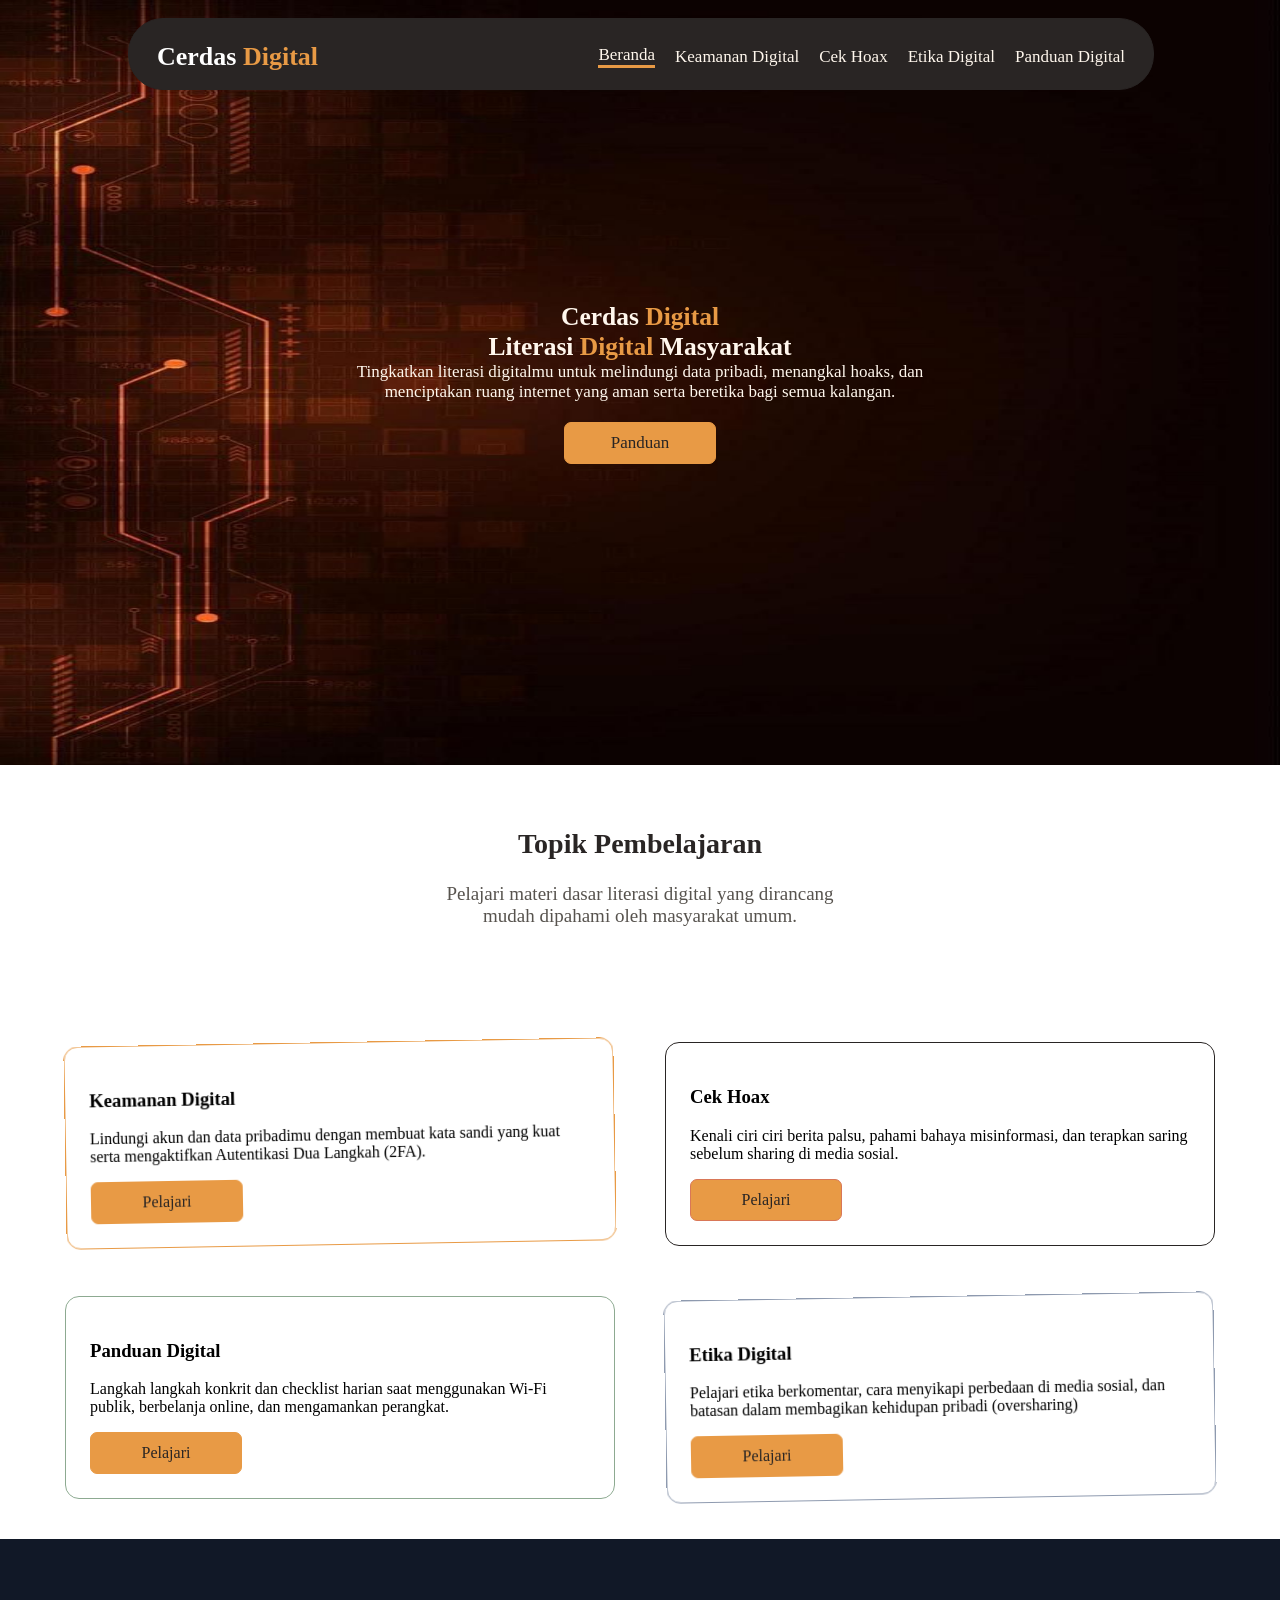
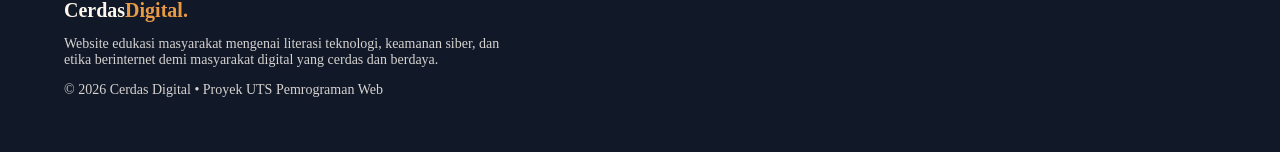
<file: index.html>
<!DOCTYPE html>
<html lang="id">
<head>
    <meta charset="UTF-8">
    <meta name="viewport" content="width=device-width, initial-scale=1.0">
    <link rel="stylesheet" href="style.css">
    <title>Cerdas Digital</title>
</head>
<body>
    <!-- header, navbar -->
    <header class="header">
        <nav class="navbar">
            <h1>Cerdas <span>Digital</span></h1>
            <details class="menu-hp">
                <summary>☰</summary>
                <div class="navbar-hp">
                    <a href="index.html" class="penanda-hp">Beranda</a>
                    <a href="keamanan.html">Keamanan Digital</a>
                    <a href="hoax.html">Cek Hoax</a>
                    <a href="etika.html">Etika Digital</a>
                    <a href="panduan.html">Panduan Digital</a>
                </div>
            </details>
            <div class="navbar-laptop-tablet">
                <a href="index.html" class="penanda-laptop-tablet">Beranda</a>
                <a href="keamanan.html">Keamanan Digital</a>
                <a href="hoax.html">Cek Hoax</a>
                <a href="etika.html">Etika Digital</a>
                <a href="panduan.html">Panduan Digital</a>
            </div>
        </nav>
    </header>
    <!-- main -->
    <main>
        <section class="section-beranda-1">
            <div class="div-beranda-1">
                <div class="beranda-teks">
                    <img src="dokumen/background.png" alt="background" class="img-beranda">
                    <h1 class="hal-h1-1">Cerdas <span>Digital</span></h1>
                    <h1 class="hal-h1-2">Literasi <span>Digital</span> Masyarakat</h1>
                    <p>Tingkatkan literasi digitalmu untuk melindungi data pribadi, menangkal hoaks, dan menciptakan ruang internet yang aman serta beretika bagi semua kalangan.</p>

                    <div class="button-beranda-1">
                        <a href="panduan.html" class="btn-mulai">Panduan</a>
                    </div>
                </div>
            </div>
        </section>

        <section class="section-beranda-2">
            <div>
                <h2 class="h2-section-2">Topik Pembelajaran</h2>
                <p class="p-section-2">Pelajari materi dasar literasi digital yang dirancang <br> mudah dipahami oleh masyarakat umum.</p>

                <div class="grid-beranda">
                    <article class="articel-beranda-1">
                        <h3>Keamanan Digital</h3>
                        <p>Lindungi akun dan data pribadimu dengan membuat kata sandi yang kuat serta mengaktifkan Autentikasi Dua Langkah (2FA).</p>
                        <a href="keamanan.html">Pelajari</a>
                    </article>

                    <article class="articel-beranda-2">
                        <h3>Cek Hoax</h3>
                        <p>Kenali ciri ciri berita palsu, pahami bahaya misinformasi, dan terapkan saring sebelum sharing di media sosial.</p>
                        <a href="hoax.html">Pelajari</a>
                    </article>

                    <article class="articel-beranda-3">
                        <h3>Panduan Digital</h3>
                        <p>Langkah langkah konkrit dan checklist harian saat menggunakan Wi-Fi publik, berbelanja online, dan mengamankan perangkat.</p>
                        <a href="panduan.html">Pelajari</a>
                    </article>

                    <article class="articel-beranda-4">
                        <h3>Etika Digital</h3>
                        <p>Pelajari etika berkomentar, cara menyikapi perbedaan di media sosial, dan batasan dalam membagikan kehidupan pribadi (oversharing)</p>
                        <a href="etika.html">Pelajari</a>
                    </article>
                </div>
            </div>
        </section>
    </main>

    <!-- footer -->
    <footer class="footer">
        <div>
            <h3>Cerdas<span>Digital.</span></h3>
            <p>Website edukasi masyarakat mengenai literasi teknologi, keamanan siber, dan <br> etika berinternet demi masyarakat digital yang cerdas dan berdaya.</p>
        </div>

        <div>
            <p>&copy; 2026 Cerdas Digital • Proyek UTS Pemrograman Web</p>
        </div>
    </footer>
</body>
</html>
</file>
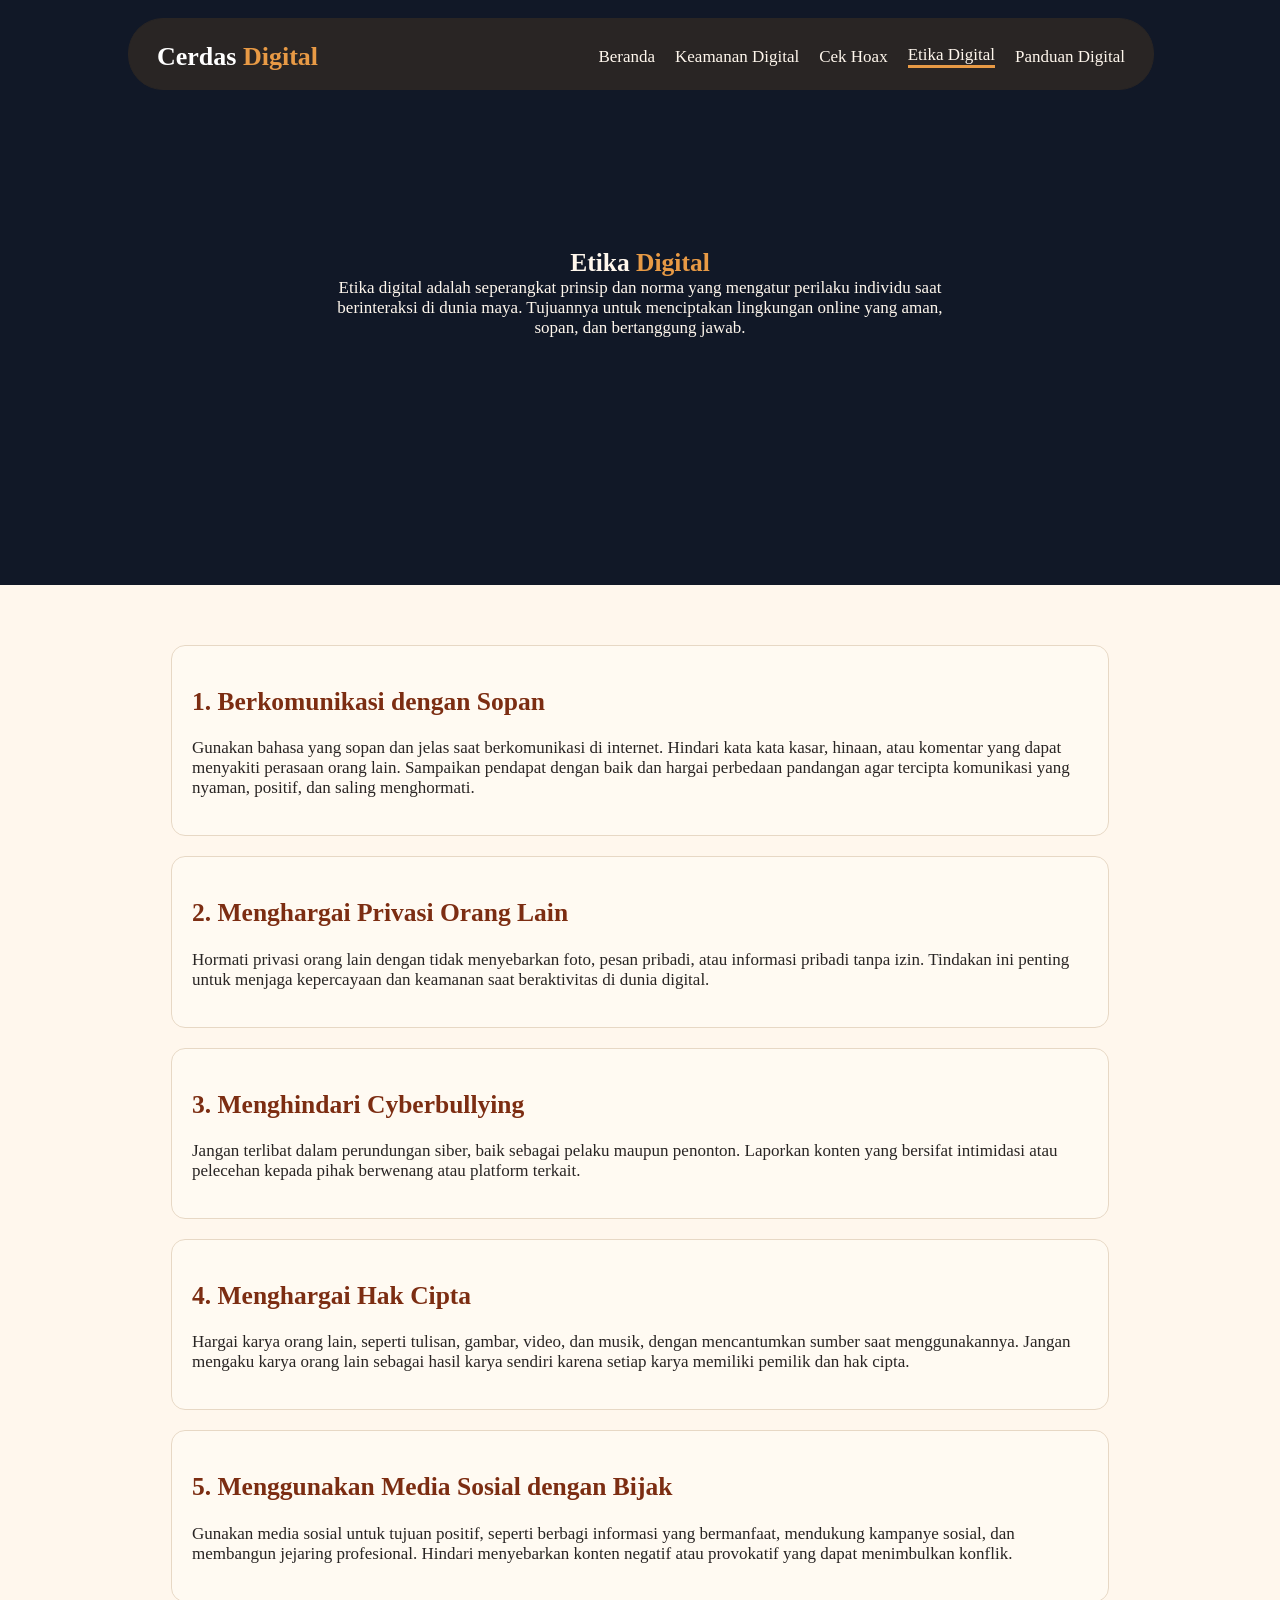
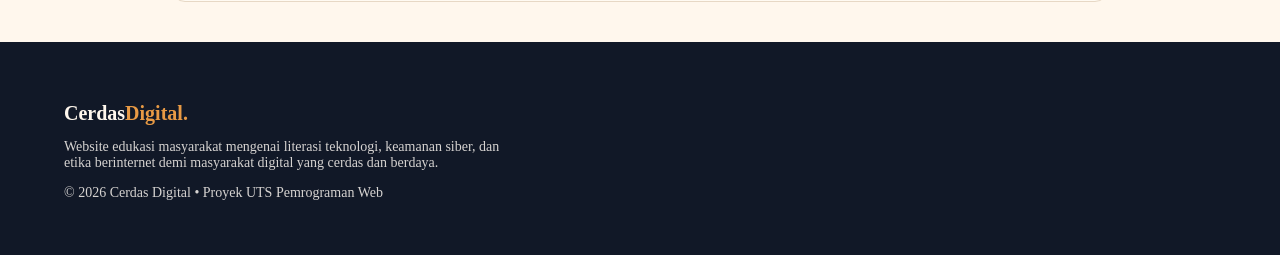
<file: etika.html>
<!DOCTYPE html>
<html lang="id">
<head>
    <link rel="stylesheet" href="style.css">
    <meta charset="UTF-8">
    <meta name="viewport" content="width=device-width, initial-scale=1.0">
    <title>Etika Digital</title>
</head>
<body>
   <!-- header, navbar -->
    <header class="header">
        <nav class="navbar">
            <h1>Cerdas <span>Digital</span></h1>
            <details class="menu-hp">
                <summary>☰</summary>

                <div class="navbar-hp">
                    <a href="index.html">Beranda</a>
                    <a href="keamanan.html">Keamanan Digital</a>
                    <a href="hoax.html">Cek Hoax</a>
                    <a href="etika.html" class="penanda-hp">Etika Digital</a>
                    <a href="panduan.html">Panduan Digital</a>
                </div>
            </details>
            <div class="navbar-laptop-tablet">
                <a href="index.html">Beranda</a>
                <a href="keamanan.html">Keamanan Digital</a>
                <a href="hoax.html">Cek Hoax</a>
                <a href="etika.html" class="penanda-laptop-tablet">Etika Digital</a>
                <a href="panduan.html">Panduan Digital</a>
            </div>
        </nav>
    </header>
    
    <!-- main -->
     <main>
        <section class="section-etika-1">
            <div class="div-etika-1">
                <div class="etika-teks">
                    <h1 class="h1-etika-1">Etika <span>Digital</span></h1>
                    <p>Etika digital adalah seperangkat prinsip dan norma yang mengatur perilaku individu saat berinteraksi di dunia maya. 
                        Tujuannya untuk menciptakan lingkungan online yang aman, sopan, dan bertanggung jawab.</p>
                </div>            
            </div>
        </section>
        <section class="section-etika-2">
            <article class="artikel-etika-1">
                <h2>1. Berkomunikasi dengan Sopan</h2>
                <p>Gunakan bahasa yang sopan dan jelas saat berkomunikasi di internet. Hindari kata kata kasar, hinaan, atau komentar yang dapat menyakiti perasaan orang lain. 
                    Sampaikan pendapat dengan baik dan hargai perbedaan pandangan agar tercipta komunikasi yang nyaman, positif, dan saling menghormati.</p>
            </article>
            <article class="artikel-etika-2">
                <h2>2. Menghargai Privasi Orang Lain</h2>
                <p>Hormati privasi orang lain dengan tidak menyebarkan foto, pesan pribadi, atau informasi pribadi tanpa izin. 
                    Tindakan ini penting untuk menjaga kepercayaan dan keamanan saat beraktivitas di dunia digital.</p>
            </article>
            <article class="artikel-etika-3">
                <h2>3. Menghindari Cyberbullying</h2>
                <p>Jangan terlibat dalam perundungan siber, baik sebagai pelaku maupun penonton. 
                    Laporkan konten yang bersifat intimidasi atau pelecehan kepada pihak berwenang atau platform terkait.</p>
            </article>
            <article class="artikel-etika-4">
                <h2>4. Menghargai Hak Cipta</h2>
                <p>Hargai karya orang lain, seperti tulisan, gambar, video, dan musik, dengan mencantumkan sumber saat menggunakannya. 
                    Jangan mengaku karya orang lain sebagai hasil karya sendiri karena setiap karya memiliki pemilik dan hak cipta.</p>
            </article>
            <article class="artikel-etika-5">
                <h2>5. Menggunakan Media Sosial dengan Bijak</h2>
                <p>Gunakan media sosial untuk tujuan positif, seperti berbagi informasi yang bermanfaat, mendukung kampanye sosial, dan membangun jejaring profesional. 
                    Hindari menyebarkan konten negatif atau provokatif yang dapat menimbulkan konflik.</p>
            </article>
        </section>
     </main>
    
    <!-- footer -->
    <footer class="footer">
        <div>
            <h3>Cerdas<span>Digital.</span></h3>
            <p>Website edukasi masyarakat mengenai literasi teknologi, keamanan siber, dan <br> etika berinternet demi masyarakat digital yang cerdas dan berdaya.</p>
        </div>
        <div>
            <p>&copy; 2026 Cerdas Digital • Proyek UTS Pemrograman Web</p>
        </div>
    </footer>
</body>
</html>
</file>
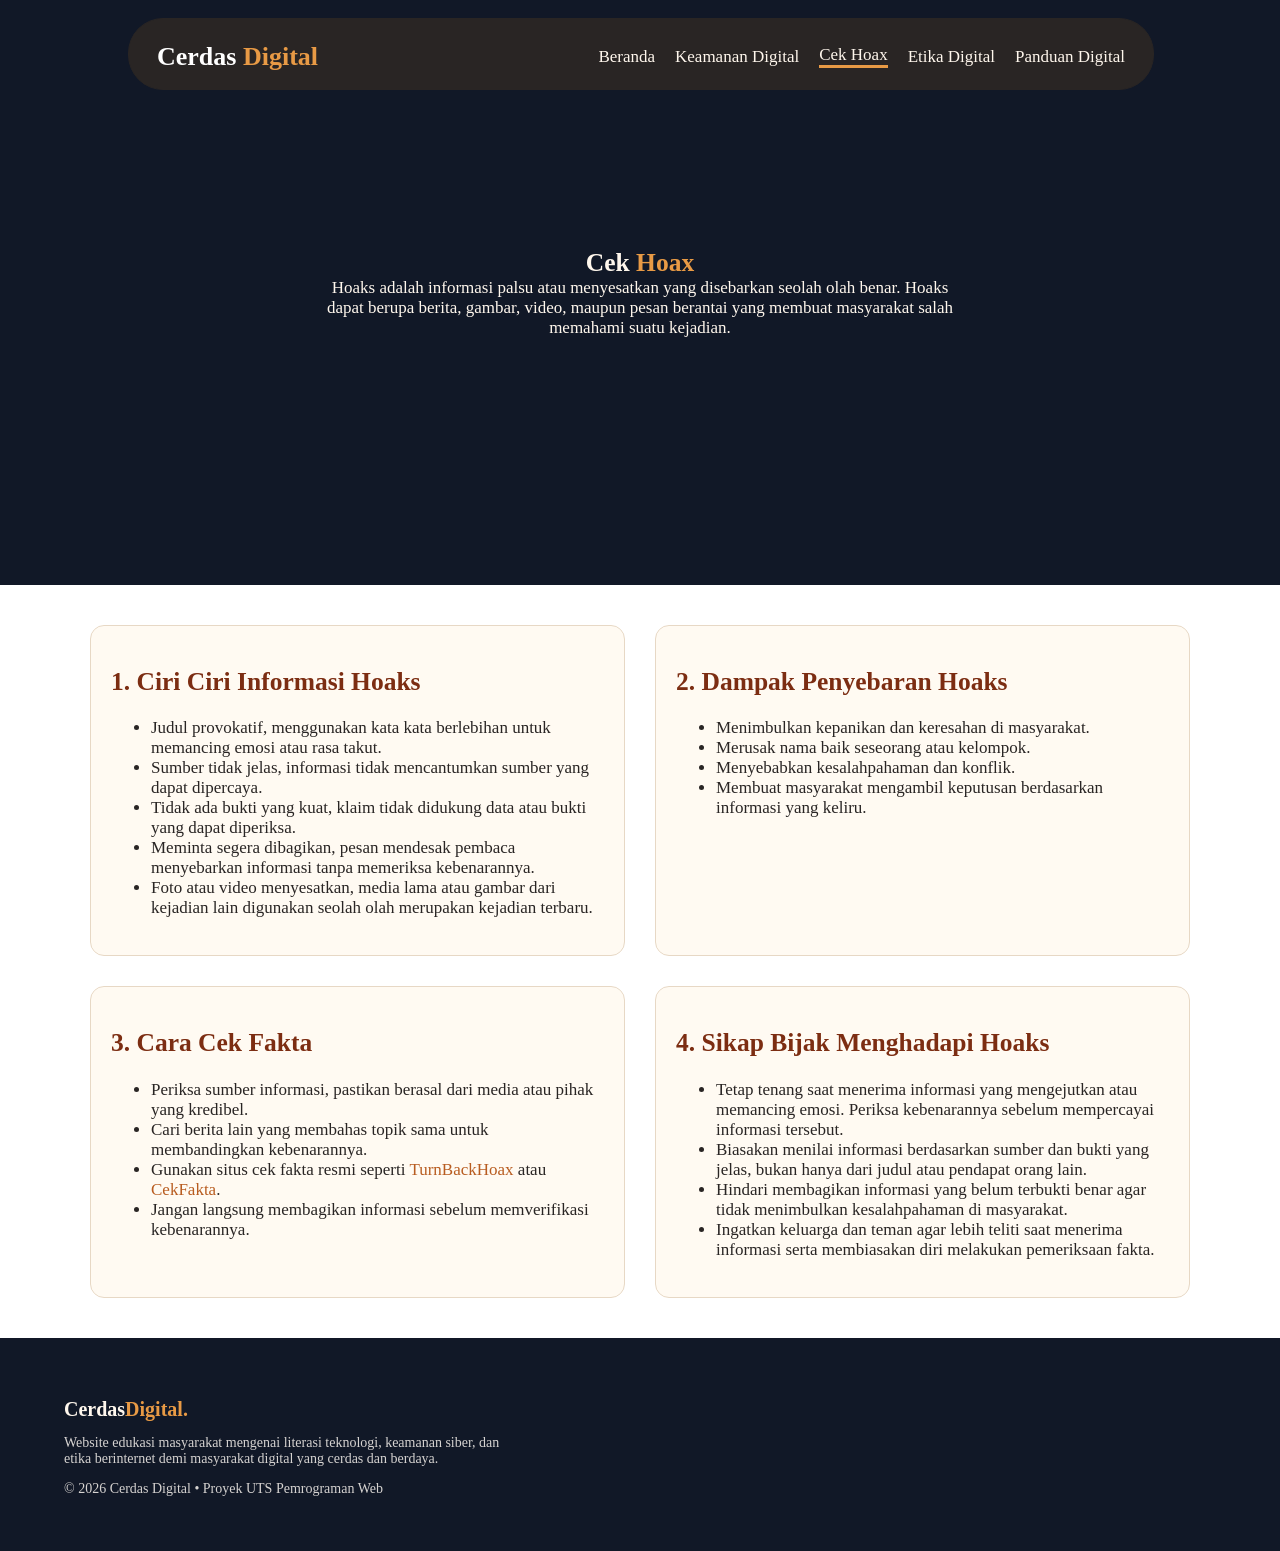
<file: hoax.html>
<!DOCTYPE html>
<html lang="id">
<head>
    <link rel="stylesheet" href="style.css">
    <meta charset="UTF-8">
    <meta name="viewport" content="width=device-width, initial-scale=1.0">
    <title>Cek Hoax</title>
</head>
<body>
   <!-- header, navbar -->
    <header class="header">
        <nav class="navbar">
            <h1>Cerdas <span>Digital</span></h1>
            <details class="menu-hp">
                <summary>☰</summary>

                <div class="navbar-hp">
                    <a href="index.html">Beranda</a>
                    <a href="keamanan.html">Keamanan Digital</a>
                    <a href="hoax.html" class="penanda-hp">Cek Hoax</a>
                    <a href="etika.html">Etika Digital</a>
                    <a href="panduan.html">Panduan Digital</a>
                </div>
            </details>
            <div class="navbar-laptop-tablet">
                <a href="index.html">Beranda</a>
                <a href="keamanan.html">Keamanan Digital</a>
                <a href="hoax.html" class="penanda-laptop-tablet">Cek Hoax</a>
                <a href="etika.html">Etika Digital</a>
                <a href="panduan.html">Panduan Digital</a>
            </div>
        </nav>
    </header>
    <!-- main -->
     <main>
        <section class="section-hoax-1">
            <div class="div-hoax-1">
                <div class="hoax-teks">
                    <h1 class="h1-hoax-1">Cek <span>Hoax</span></h1>
                    <p>Hoaks adalah informasi palsu atau menyesatkan yang disebarkan seolah olah benar. Hoaks dapat berupa berita, gambar, video, maupun pesan berantai yang membuat masyarakat salah memahami suatu kejadian.</p>
                </div>
            </div>
        </section>
        <section class="section-hoax-2">
            <article class="artikel-hoax-1">
                <h2>1. Ciri Ciri Informasi Hoaks</h2>
                <ul>
                    <li>Judul provokatif, menggunakan kata kata berlebihan untuk memancing emosi atau rasa takut.</li>
                    <li>Sumber tidak jelas, informasi tidak mencantumkan sumber yang dapat dipercaya.</li>
                    <li>Tidak ada bukti yang kuat, klaim tidak didukung data atau bukti yang dapat diperiksa.</li>
                    <li>Meminta segera dibagikan, pesan mendesak pembaca menyebarkan informasi tanpa memeriksa kebenarannya.</li>
                    <li>Foto atau video menyesatkan, media lama atau gambar dari kejadian lain digunakan seolah olah merupakan kejadian terbaru.</li>
                </ul>
            </article>
            <article class="artikel-hoax-2">
                <h2>2. Dampak Penyebaran Hoaks</h2>
                <ul>
                    <li>Menimbulkan kepanikan dan keresahan di masyarakat.</li>
                    <li>Merusak nama baik seseorang atau kelompok.</li>
                    <li>Menyebabkan kesalahpahaman dan konflik.</li>
                    <li>Membuat masyarakat mengambil keputusan berdasarkan informasi yang keliru.</li>
                </ul>
            </article>
            <article class="artikel-hoax-3">
                <h2>3. Cara Cek Fakta</h2>
                <ul class="ul-cek-fakta">
                    <li>Periksa sumber informasi, pastikan berasal dari media atau pihak yang kredibel.</li>
                    <li>Cari berita lain yang membahas topik sama untuk membandingkan kebenarannya.</li>
                    <li>Gunakan situs cek fakta resmi seperti <a href="https://turnbackhoax.id/" target="_blank">TurnBackHoax</a> atau <a href="https://cekfakta.com/" target="_blank">CekFakta</a>.</li>
                    <li>Jangan langsung membagikan informasi sebelum memverifikasi kebenarannya.</li>
                </ul>
            </article>
            <article class="artikel-hoax-4"> 
                <h2>4. Sikap Bijak Menghadapi Hoaks</h2>
                <ul>
                    <li>Tetap tenang saat menerima informasi yang mengejutkan atau memancing emosi. Periksa kebenarannya sebelum mempercayai informasi tersebut.</li>
                    <li>Biasakan menilai informasi berdasarkan sumber dan bukti yang jelas, bukan hanya dari judul atau pendapat orang lain.</li>
                    <li>Hindari membagikan informasi yang belum terbukti benar agar tidak menimbulkan kesalahpahaman di masyarakat.</li>
                    <li>Ingatkan keluarga dan teman agar lebih teliti saat menerima informasi serta membiasakan diri melakukan pemeriksaan fakta.</li>
                </ul>
            </article>
        </section>
    </main>
    <!-- footer -->
    <footer class="footer">
        <div>
            <h3>Cerdas<span>Digital.</span></h3>
            <p>Website edukasi masyarakat mengenai literasi teknologi, keamanan siber, dan <br> etika berinternet demi masyarakat digital yang cerdas dan berdaya.</p>
        </div>
        <div>
            <p>&copy; 2026 Cerdas Digital • Proyek UTS Pemrograman Web</p>
        </div>
    </footer>
</body>
</html>
</file>
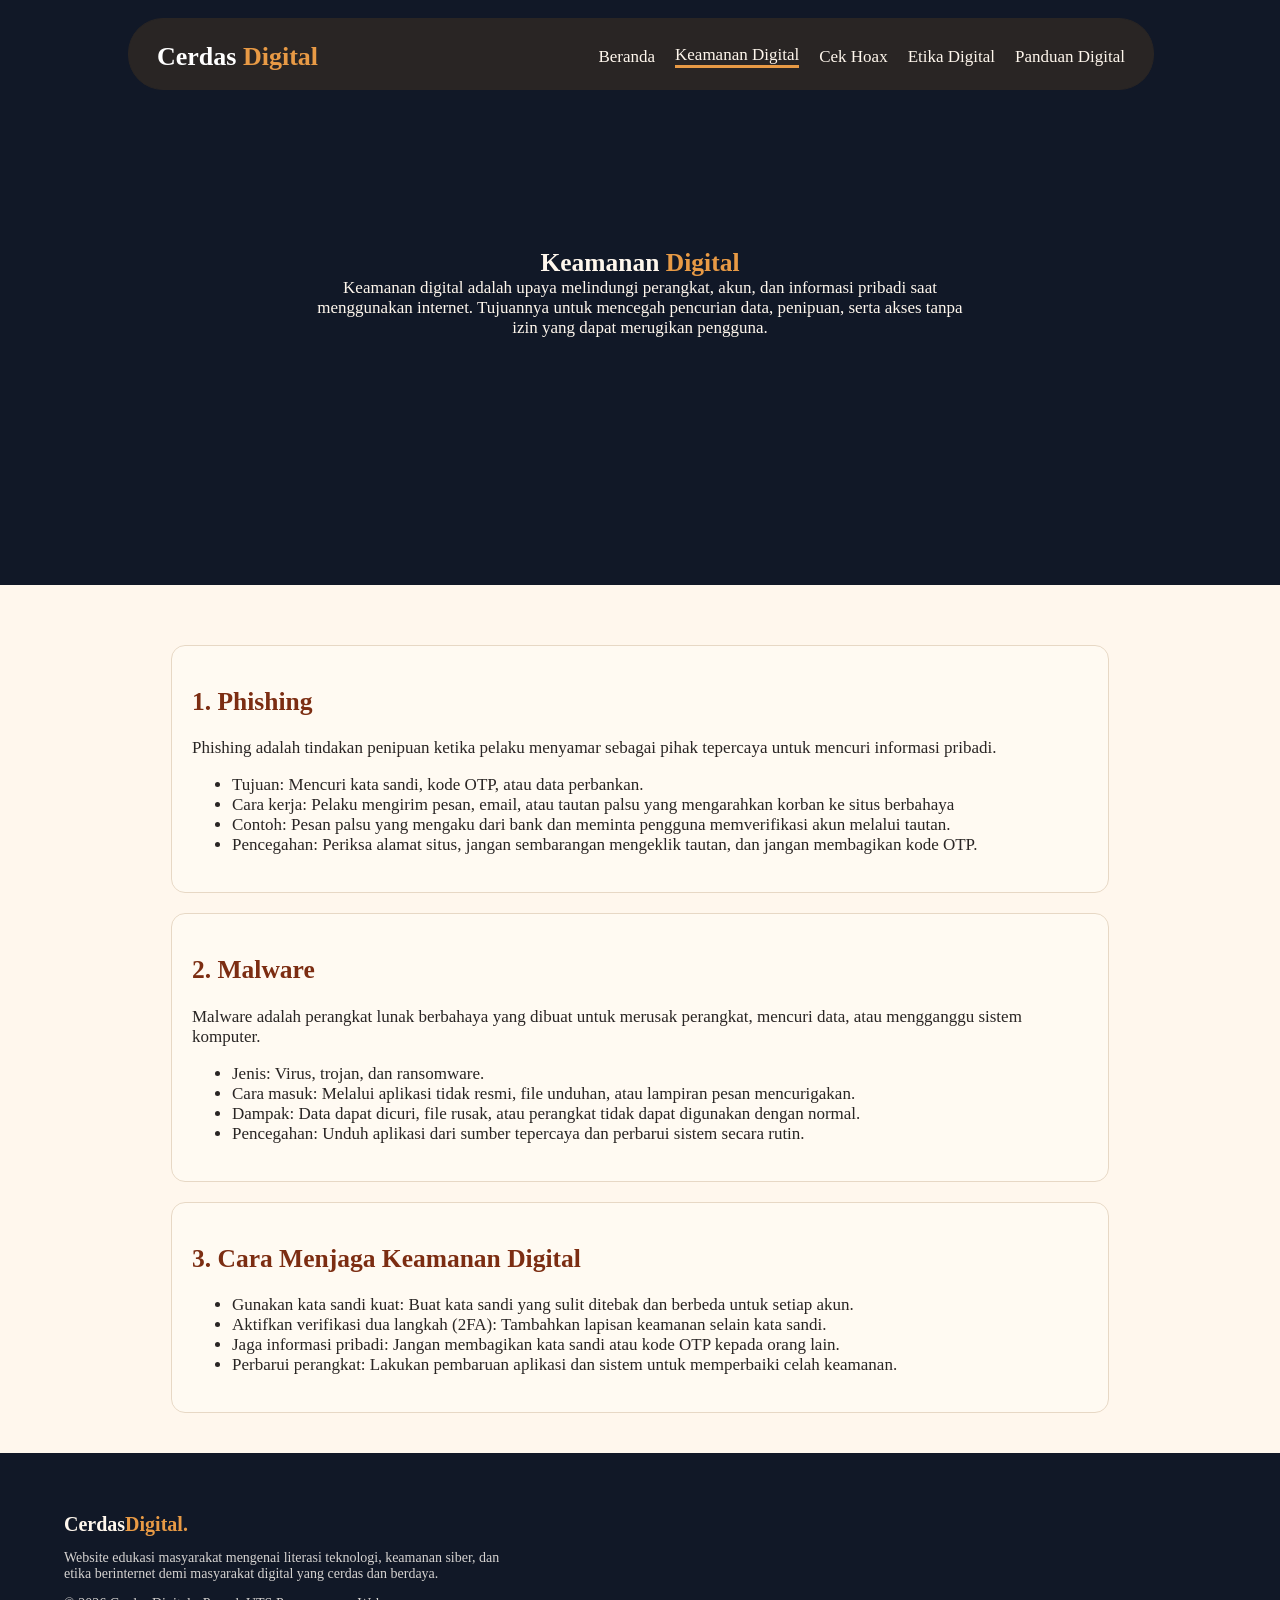
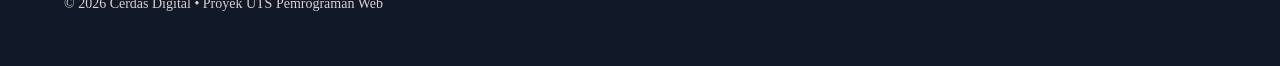
<file: keamanan.html>
<!DOCTYPE html>
<html lang="id">
<head>
    <link rel="stylesheet" href="style.css">
    <meta charset="UTF-8">
    <meta name="viewport" content="width=device-width, initial-scale=1.0">
    <title>Keamanan</title>
</head>
<body>
    <!-- header, navbar -->
    <header class="header">
        <nav class="navbar">
            <h1>Cerdas <span>Digital</span></h1>
            <details class="menu-hp">
                <summary>☰</summary>

                <div class="navbar-hp">
                    <a href="index.html">Beranda</a>
                    <a href="keamanan.html" class="penanda-hp">Keamanan Digital</a>
                    <a href="hoax.html">Cek Hoax</a>
                    <a href="etika.html">Etika Digital</a>
                    <a href="panduan.html">Panduan Digital</a>
                </div>
            </details>
            <div class="navbar-laptop-tablet">
                <a href="index.html">Beranda</a>
                <a href="keamanan.html" class="penanda-laptop-tablet">Keamanan Digital</a>
                <a href="hoax.html">Cek Hoax</a>
                <a href="etika.html">Etika Digital</a>
                <a href="panduan.html">Panduan Digital</a>
            </div>
        </nav>
    </header>
    <!-- main -->
     <main>
        <section class="section-keamanan-1">
            <div class="div-keamanan-1">
                <div class="keamanan-teks">
                    <h1 class="h1-keamanan-1">Keamanan <span>Digital</span></h1>
                    <p>Keamanan digital adalah upaya melindungi perangkat, akun, dan informasi pribadi saat menggunakan internet. Tujuannya untuk mencegah pencurian data, penipuan, serta akses tanpa izin yang dapat merugikan pengguna.</p>
                </div>            
            </div>
        </section>

        <section class="section-keamanan-2">
            <article class="artikel-keamanan-1">
                <h2>1. Phishing</h2>
                <p>Phishing adalah tindakan penipuan ketika pelaku menyamar sebagai pihak tepercaya untuk mencuri informasi pribadi.</p>
                <div class="div-artikel-keamanan-1">   
                    <ul>
                        <li>Tujuan: Mencuri kata sandi, kode OTP, atau data perbankan.</li>
                        <li>Cara kerja: Pelaku mengirim pesan, email, atau tautan palsu yang mengarahkan korban ke situs berbahaya</li>
                        <li>Contoh: Pesan palsu yang mengaku dari bank dan meminta pengguna memverifikasi akun melalui tautan.</li>
                        <li>Pencegahan: Periksa alamat situs, jangan sembarangan mengeklik tautan, dan jangan membagikan kode OTP.</li>
                    </ul>
                </div>
            </article>

            <article class="artikel-keamanan-2">
                <h2>2. Malware</h2>
                <p>Malware adalah perangkat lunak berbahaya yang dibuat untuk merusak perangkat, mencuri data, atau mengganggu sistem komputer.</p>
                <div>   
                    <ul>
                        <li>Jenis: Virus, trojan, dan ransomware.</li>
                        <li>Cara masuk: Melalui aplikasi tidak resmi, file unduhan, atau lampiran pesan mencurigakan.</li>
                        <li>Dampak: Data dapat dicuri, file rusak, atau perangkat tidak dapat digunakan dengan normal.</li>
                        <li>Pencegahan: Unduh aplikasi dari sumber tepercaya dan perbarui sistem secara rutin.</li>
                    </ul>
                </div>
            </article>

            <article class="artikel-keamanan-3">
                <h2>3. Cara Menjaga Keamanan Digital</h2>
                <div>   
                    <ul>
                        <li>Gunakan kata sandi kuat: Buat kata sandi yang sulit ditebak dan berbeda untuk setiap akun.</li>
                        <li>Aktifkan verifikasi dua langkah (2FA): Tambahkan lapisan keamanan selain kata sandi.</li>
                        <li>Jaga informasi pribadi: Jangan membagikan kata sandi atau kode OTP kepada orang lain.</li>
                        <li>Perbarui perangkat: Lakukan pembaruan aplikasi dan sistem untuk memperbaiki celah keamanan.</li>
                    </ul>
                </div>
            </article>
        </section>
     </main>
    <!-- footer -->
    <footer class="footer">
        <div>
            <h3>Cerdas<span>Digital.</span></h3>
            <p>Website edukasi masyarakat mengenai literasi teknologi, keamanan siber, dan <br> etika berinternet demi masyarakat digital yang cerdas dan berdaya.</p>
        </div>
        <div>
            <p>&copy; 2026 Cerdas Digital • Proyek UTS Pemrograman Web</p>
        </div>
    </footer>
</body>
</html>
</file>
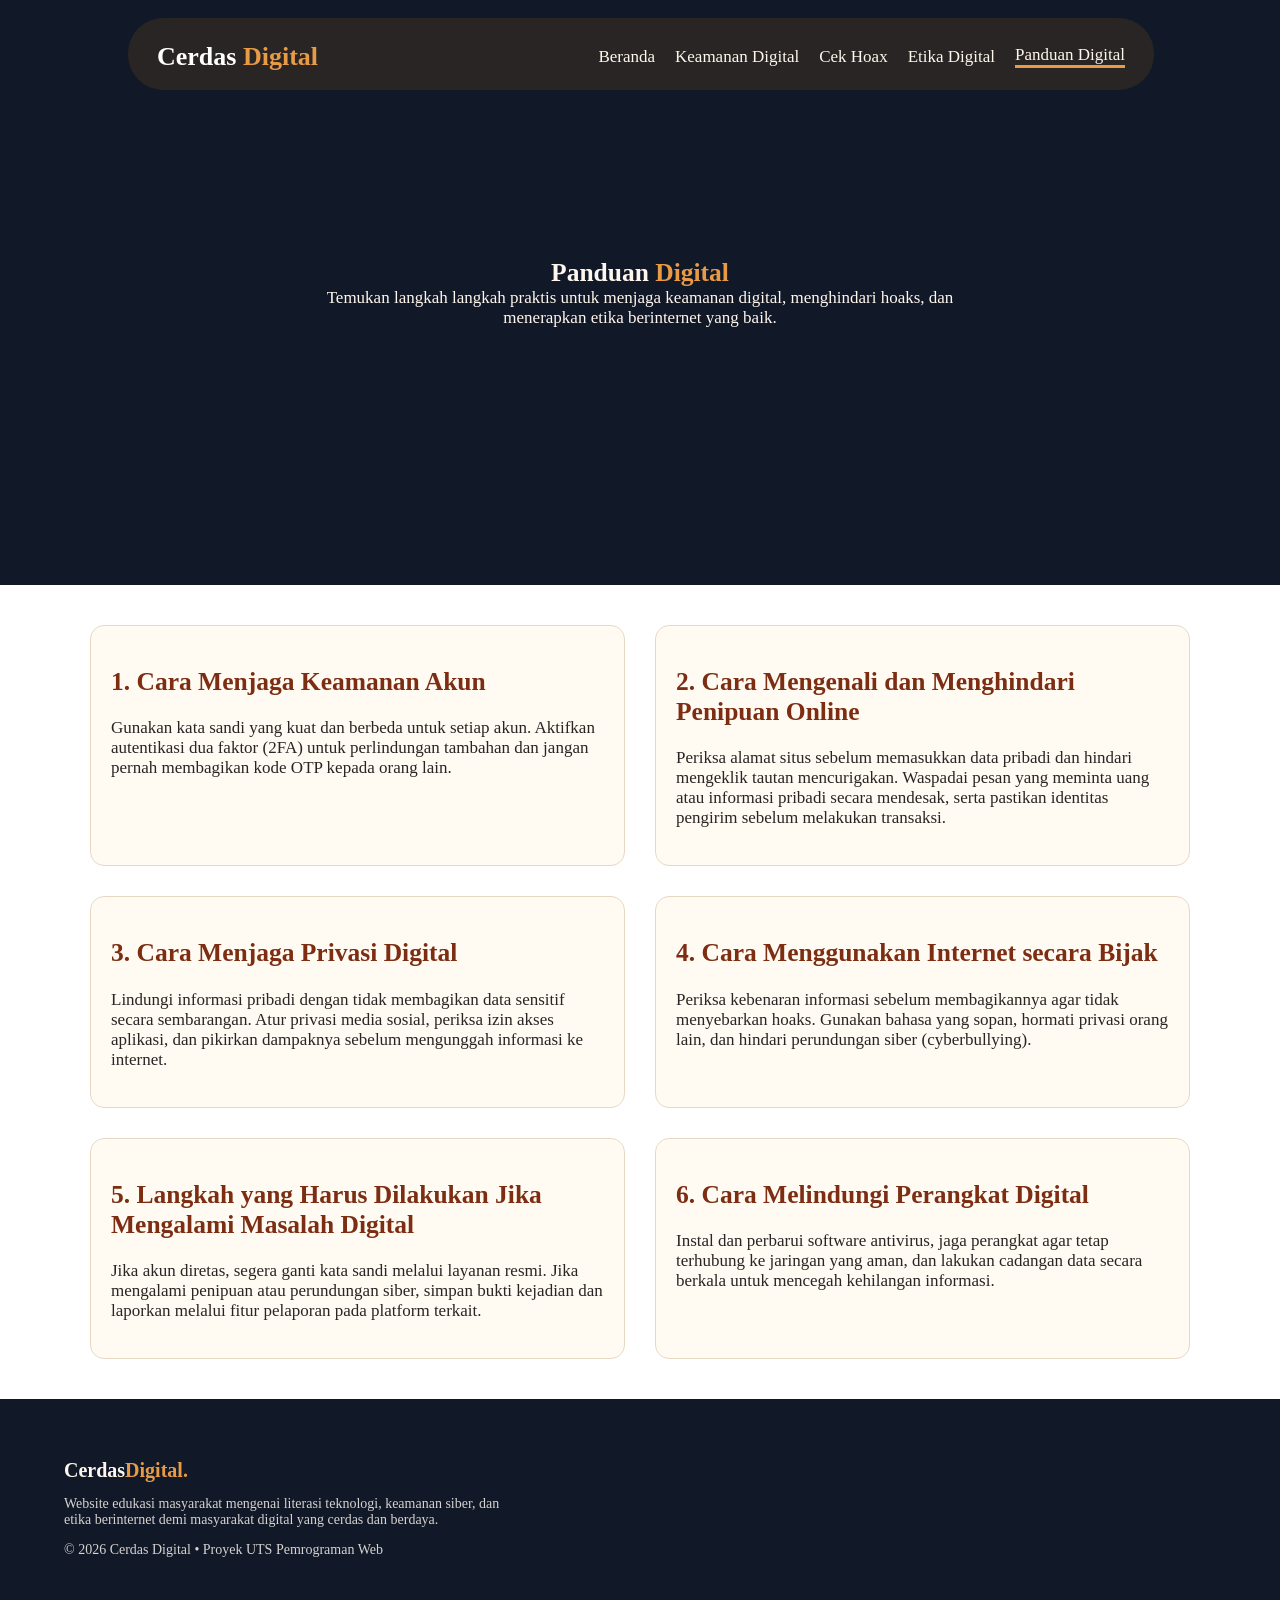
<file: panduan.html>
<!DOCTYPE html>
<html lang="id">
<head>
    <link rel="stylesheet" href="style.css">
    <meta charset="UTF-8">
    <meta name="viewport" content="width=device-width, initial-scale=1.0">
    <title>Panduan</title>
</head>
<body>
    <!-- header, navbar -->
    <header class="header">
        <nav class="navbar">
            <h1>Cerdas <span>Digital</span></h1>
            <details class="menu-hp">
                <summary>☰</summary>

                <div class="navbar-hp">
                    <a href="index.html">Beranda</a>
                    <a href="keamanan.html">Keamanan Digital</a>
                    <a href="hoax.html">Cek Hoax</a>
                    <a href="etika.html">Etika Digital</a>
                    <a href="panduan.html" class="penanda-hp">Panduan Digital</a>
                </div>
            </details>
            <div class="navbar-laptop-tablet">
                <a href="index.html">Beranda</a>
                <a href="keamanan.html">Keamanan Digital</a>
                <a href="hoax.html">Cek Hoax</a>
                <a href="etika.html">Etika Digital</a>
                <a href="panduan.html" class="penanda-laptop-tablet">Panduan Digital</a>
            </div>
        </nav>
    </header>
    <!-- main -->
     <main>
        <section class="section-panduan-1">
            <div class="div-panduan-1">
                <div class="panduan-teks">
                    <h1 class="h1-panduan-1">Panduan <span>Digital</span></h1>
                    <p>Temukan langkah langkah praktis untuk menjaga keamanan digital, menghindari hoaks, dan menerapkan etika berinternet yang baik.</p>
                </div>
            </div>
        </section>
        <section class="section-panduan-2">
            <article class="artikel-panduan-1">
                <h2>1. Cara Menjaga Keamanan Akun</h2>
                <p>Gunakan kata sandi yang kuat dan berbeda untuk setiap akun. Aktifkan autentikasi dua faktor (2FA) untuk perlindungan tambahan dan jangan pernah membagikan kode OTP kepada orang lain.</p>
            </article>
            <article class="artikel-panduan-2">
                <h2>2. Cara Mengenali dan Menghindari Penipuan Online</h2>
                <p>Periksa alamat situs sebelum memasukkan data pribadi dan hindari mengeklik tautan mencurigakan. Waspadai pesan yang meminta uang atau informasi pribadi secara mendesak, serta pastikan identitas pengirim sebelum melakukan transaksi.</p>
            </article>
            <article class="artikel-panduan-3">
                <h2>3. Cara Menjaga Privasi Digital</h2>
                <p>Lindungi informasi pribadi dengan tidak membagikan data sensitif secara sembarangan. Atur privasi media sosial, periksa izin akses aplikasi, dan pikirkan dampaknya sebelum mengunggah informasi ke internet.</p>
            </article>
            <article class="artikel-panduan-4">
                <h2>4. Cara Menggunakan Internet secara Bijak</h2>
                <p>Periksa kebenaran informasi sebelum membagikannya agar tidak menyebarkan hoaks. Gunakan bahasa yang sopan, hormati privasi orang lain, dan hindari perundungan siber (cyberbullying).</p>
            </article>
            <article class="artikel-panduan-5">
                <h2>5. Langkah yang Harus Dilakukan Jika Mengalami Masalah Digital</h2>
                <p>Jika akun diretas, segera ganti kata sandi melalui layanan resmi. Jika mengalami penipuan atau perundungan siber, simpan bukti kejadian dan laporkan melalui fitur pelaporan pada platform terkait.</p>
            </article>
            <article class="artikel-panduan-6">
                <h2>6. Cara Melindungi Perangkat Digital</h2>
                <p>Instal dan perbarui software antivirus, jaga perangkat agar tetap terhubung ke jaringan yang aman, dan lakukan cadangan data secara berkala untuk mencegah kehilangan informasi.</p>
            </article>
        </section>
     </main>

    <!-- footer -->
    <footer class="footer">
        <div>
            <h3>Cerdas<span>Digital.</span></h3>
            <p>Website edukasi masyarakat mengenai literasi teknologi, keamanan siber, dan <br> etika berinternet demi masyarakat digital yang cerdas dan berdaya.</p>
        </div>
        <div>
            <p>&copy; 2026 Cerdas Digital • Proyek UTS Pemrograman Web</p>
        </div>
    </footer>
</body>
</html>
</file>
<file: style.css>
body {
    margin: 0;
}

/*navbar*/
.penanda-laptop-tablet {
    border-bottom: 3px solid #E89A45;
}

.penanda-hp{
    border-bottom: 3px solid #E89A45;
}

.menu-hp {
    display: none;
}

.navbar-laptop-tablet {
    display: flex;
    align-items: center;
    gap: 20px;
}

.header {
    background-color: #292524;
    border: 1px solid #292524;
    color: #FFFFFF;
    position: fixed;
    top: 18px;
    left: 20%;
    border-radius: 35px;
    width: 60%;
    z-index: 1000;
}

.navbar {
    display: flex;
    align-items: center;
    justify-content: space-between;
    padding: 0 30px 0 30px;
    animation: naik 0.5s ease-out forwards;
}

.navbar h1{
    margin: 0;
    margin-bottom: 5px;
}

.navbar a{
    margin: 0;
    margin-bottom: 5px;
    text-decoration: none;
    color: #FFF7ED;
    font-size: 17px;
}

.navbar a:hover{
    color: #E89A45;
}

span {
    color: #E89A45;
}

/*beranda*/
.section-beranda-1{
    min-height: 85vh;
    display: flex;
    justify-content: center;
    align-items: center;
}

.img-beranda{
    position: absolute;
    width: 100%;
    height: 85vh;
    top: 0;
    left: 0;
}

.beranda-teks{
    color: #FFF7ED;
    text-align: center;
    max-width: 650px;
    font-size: 17px;
}

.hal-h1-1{
    animation: naik 1s ease-out forwards;
    animation-delay: 0.5s;
    opacity: 0;
    margin: 0;
}

.hal-h1-2{
    animation: naik 1s ease-out forwards;
    animation-delay:0.7s;
    opacity: 0;
    margin: 0;
}

.beranda-teks p{    
    animation: naik 1s ease-out forwards;
    animation-delay: 1s;
    opacity: 0;
    margin: 0;

}

.beranda-teks h1{
    margin: 0;
}

.btn-mulai{
    color: #292524;
    text-decoration: none;
    border: 1px solid #E89A45;
    border-radius: 7px;
    background-color: #E89A45;
    justify-content: center;
    align-items: center;
    display: inline-flex;
    height: 40px;
    width: 150px;
    margin-top: 20px;
    animation: naik 1s ease-out forwards;
    animation-delay: 1.5s;
    opacity: 0;
}

.btn-mulai:hover{
    border-color: #B85C20;
    background-color: #B85C20;
    color: #FFFFFF;
}

.section-beranda-2{
    width: min(90%, 1150px);
    margin: 0 auto;
    padding: 40px 0;
}

.h2-section-2{
    text-align: center;
    color: #292524;
    font-size: 28px;
    animation: naik 1s ease-out forwards;
    animation-delay: 0.5s;
    opacity: 0;
}

.p-section-2{
    text-align: center;
    color: #57534E;
    font-size: 19px;
    animation: naik 0.8s ease-out 0.4s forwards;
}

.grid-beranda{
    display: grid;
    grid-template-columns: repeat(2, 1fr);
    gap: 50px;
    margin-top: 10%;
}

.articel-beranda-1{
    background-color: #FFFFFF;
    transform: rotate(-1deg);
    border: 1px solid #E89A45;
    border-radius: 14px;
    padding: 24px;
    animation: naik-1 0.5s ease-out 0.5s forwards;
}

.articel-beranda-1 a{
    color: #292524;
    text-decoration: none;
    border: 1px solid #E89A45;
    border-radius: 7px;
    background-color: #E89A45;
    justify-content: center;
    align-items: center;
    display: inline-flex;
    height: 40px;
    width: 150px;
}

.articel-beranda-1 a:hover{
    border-color: #B85C20;
    background-color: #B85C20;
    color: #FFFFFF;
}

.articel-beranda-2{
    background-color: #FFFFFF;
    border: 1px solid #292524;
    border-radius: 14px;
    padding: 24px;
    animation: naik-2 0.5s ease-out 0.7s forwards;
}

.articel-beranda-2 a{
    color: #292524;
    text-decoration: none;
    border: 1px solid #D97757;
    border-radius: 7px;
    background-color: #E89A45;
    justify-content: center;
    align-items: center;
    display: inline-flex;
    height: 40px;
    width: 150px;
}

.articel-beranda-2 a:hover{
    border-color: #B85C20;
    background-color: #B85C20;
    color: #FFFFFF;
}

.articel-beranda-3{
    background-color: #FFFFFF;
    border: 1px solid #8DAA91;
    border-radius: 14px;
    padding: 24px;
    animation: naik-3  0.5s ease-out 0.9s forwards;
}

.articel-beranda-3 a{
    color: #292524;
    text-decoration: none;
    border: 1px solid #E89A45;
    border-radius: 7px;
    background-color: #E89A45;
    justify-content: center;
    align-items: center;
    display: inline-flex;
    height: 40px;
    width: 150px;
}

.articel-beranda-3 a:hover{
    border-color: #B85C20;
    background-color: #B85C20;
    color: #FFFFFF;
}

.articel-beranda-4{
    background-color: #FFFFFF;
    border: 1px solid #8E9AAF;
    border-radius: 14px;
    padding: 24px;
    transform: rotate(-1deg);
    animation: naik-4 0.5s ease-out 1.1s forwards;
}

.articel-beranda-4 a{
    color: #292524;
    text-decoration: none;
    border: 1px solid #E89A45;
    border-radius: 7px;
    background-color: #E89A45;
    justify-content: center;
    align-items: center;
    display: inline-flex;
    height: 40px;
    width: 150px;
}

.articel-beranda-4 a:hover{
    border-color: #B85C20;
    background-color: #B85C20;
    color: #FFFFFF;
}

.footer {
    background-color: #111827;
    color: #D6D3D1;
    padding: 40px 5%;
    animation: naik 0.8s ease-out 0.5s forwards;
}

.footer h3 {
    color: #FFF7ED;
    font-size: 20px;
    margin-bottom: 8px;
}

.footer p {
    color: #D6D3D1;
    font-size: 14px;
}

/* keamanan */
.section-keamanan-1{
    background-color: #111827;
    min-height: 65vh;
    display: flex;
    justify-content: center;
    align-items: center;
}

.keamanan-teks{
    color: #FFF7ED;
    text-align: center;
    max-width: 650px;
    font-size: 17px;
}

.h1-keamanan-1{
    animation: naik 1s ease-out forwards;
    animation-delay: 0.5s;
    opacity: 0;
    margin: 0;
}

.keamanan-teks p{    
    animation: naik 1s ease-out forwards;
    animation-delay: 1s;
    opacity: 0;
    margin: 0;
}

.section-keamanan-2{
    background-color: #FFF7ED;
    padding: 40px 0;
    font-size: 17px;
}

.artikel-keamanan-1{
    background-color: #FFFAF2;
    border: 1px solid #E7D8C5;
    color: #292524;
    width: 50%;
    border-radius: 14px;
    margin: 20px auto 0;
    padding: 20px;
    animation: naik 0.5s ease-out 0.5s forwards;
}

.artikel-keamanan-1 h2{
    color: #7C2D12;
}

.artikel-keamanan-2{
    background-color: #FFFAF2;
    border: 1px solid #E7D8C5;
    color: #292524;
    width: 50%;
    border-radius: 14px;
    margin: 20px auto 0;
    padding: 20px;
    animation: naik 0.5s ease-out 0.5s forwards;
}

.artikel-keamanan-2 h2{
    color: #7C2D12;
}

.artikel-keamanan-3{
    background-color: #FFFAF2;
    border: 1px solid #E7D8C5;
    color: #292524;
    width: 50%;
    border-radius: 14px;
    margin: 20px auto 0;
    padding: 20px;
    animation: naik 0.5s ease-out 0.5s forwards;
}

.artikel-keamanan-3 h2{
    color: #7C2D12;
}

/* hoax */
.section-hoax-1 {
    background-color: #111827;
    min-height: 65vh;
    display: flex;
    justify-content: center;
    align-items: center;
}

.hoax-teks {
    color: #FFF7ED;
    text-align: center;
    max-width: 650px;
    font-size: 17px;
}

.h1-hoax-1 {
    animation: naik 1s ease-out forwards;
    animation-delay: 0.5s;
    opacity: 0;
    margin: 0;
}

.hoax-teks p {
    animation: naik 1s ease-out forwards;
    animation-delay: 1s;
    opacity: 0;
    margin: 0;
}

.section-hoax-2{
    padding: 40px 0;
    font-size: 17px;
    display: grid;
    grid-template-columns: repeat(2, 1fr);
    gap: 30px;
    width: 90%;
    max-width: 1100px;
    margin: 0 auto;
}

.artikel-hoax-1{
    background-color: #FFFAF2;
    border: 1px solid #E7D8C5;
    color: #292524;
    border-radius: 14px;
    padding: 20px;
    animation: naik 0.5s ease-out 0.5s forwards;
}

.artikel-hoax-1 h2{
    color: #7C2D12;
}

.artikel-hoax-2{
    background-color: #FFFAF2;
    border: 1px solid #E7D8C5;
    color: #292524;
    border-radius: 14px;
    padding: 20px;
    animation: naik 0.5s ease-out 0.5s forwards;
}

.artikel-hoax-2 h2{
    color: #7C2D12;
}

.artikel-hoax-3{
    background-color: #FFFAF2;
    border: 1px solid #E7D8C5;
    color: #292524;
    border-radius: 14px;
    padding: 20px;
    animation: naik 0.5s ease-out 0.5s forwards;
}

.artikel-hoax-3 h2{
    color: #7C2D12;
}

.ul-cek-fakta a{
    text-decoration: none;
    color: #B85C20;
}

.artikel-hoax-4{
    background-color: #FFFAF2;
    border: 1px solid #E7D8C5;
    color: #292524;
    border-radius: 14px;
    padding: 20px;
    animation: naik 0.5s ease-out 0.5s forwards;
}

.artikel-hoax-4 h2{
    color: #7C2D12;
}

/* etika */
.section-etika-1{
    background-color: #111827;
    min-height: 65vh;
    display: flex;
    justify-content: center;
    align-items: center;
}

.etika-teks{
    color: #FFF7ED;
    text-align: center;
    max-width: 650px;
    font-size: 17px;
}

.h1-etika-1{
    animation: naik 1s ease-out forwards;
    animation-delay: 0.5s;
    opacity: 0;
    margin: 0;
}

.etika-teks p{    
    animation: naik 1s ease-out forwards;
    animation-delay: 1s;
    opacity: 0;
    margin: 0;
}

.section-etika-2{
    background-color: #FFF7ED;
    padding: 40px 0;
    font-size: 17px;
}

.artikel-etika-1{
    background-color: #FFFAF2;
    border: 1px solid #E7D8C5;
    color: #292524;
    width: 50%;
    border-radius: 14px;
    margin: 20px auto 0;
    padding: 20px;
    animation: naik 0.5s ease-out 0.5s forwards;
}

.artikel-etika-1 h2{
    color: #7C2D12;
}

.artikel-etika-2{
    background-color: #FFFAF2;
    border: 1px solid #E7D8C5;
    color: #292524;
    width: 50%;
    border-radius: 14px;
    margin: 20px auto 0;
    padding: 20px;
    animation: naik 0.5s ease-out 0.5s forwards;
}

.artikel-etika-2 h2{
    color: #7C2D12;
}

.artikel-etika-3{
    background-color: #FFFAF2;
    border: 1px solid #E7D8C5;
    color: #292524;
    width: 50%;
    border-radius: 14px;
    margin: 20px auto 0;
    padding: 20px;
    animation: naik 0.5s ease-out 0.5s forwards;
}

.artikel-etika-3 h2{
    color: #7C2D12;
}

.artikel-etika-4{
    background-color: #FFFAF2;
    border: 1px solid #E7D8C5;
    color: #292524;
    width: 50%;
    border-radius: 14px;
    margin: 20px auto 0;
    padding: 20px;
    animation: naik 0.5s ease-out 0.5s forwards;
}

.artikel-etika-4 h2{
    color: #7C2D12;
}

.artikel-etika-5{
    background-color: #FFFAF2;
    border: 1px solid #E7D8C5;
    color: #292524;
    width: 50%;
    border-radius: 14px;
    margin: 20px auto 0;
    padding: 20px;
    animation: naik 0.5s ease-out 0.5s forwards;
}

.artikel-etika-5 h2{
    color: #7C2D12;
}

/* panduan */
.section-panduan-1 {
    background-color: #111827;
    min-height: 65vh;
    display: flex;
    justify-content: center;
    align-items: center;
}

.panduan-teks {
    color: #FFF7ED;
    text-align: center;
    max-width: 650px;
    font-size: 17px;
}

.h1-panduan-1 {
    animation: naik 1s ease-out forwards;
    animation-delay: 0.5s;
    opacity: 0;
    margin: 0;
}

.panduan-teks p {
    animation: naik 1s ease-out forwards;
    animation-delay: 1s;
    opacity: 0;
    margin: 0;
}

.section-panduan-2{
    padding: 40px 0;
    font-size: 17px;
    display: grid;
    grid-template-columns: repeat(2, 1fr);
    gap: 30px;
    width: 90%;
    max-width: 1100px;
    margin: 0 auto;
}

.artikel-panduan-1{
    background-color: #FFFAF2;
    border: 1px solid #E7D8C5;
    color: #292524;
    border-radius: 14px;
    padding: 20px;
    animation: naik 0.5s ease-out 0.5s forwards;
}

.artikel-panduan-1 h2{
    color: #7C2D12;
}

.artikel-panduan-2{
    background-color: #FFFAF2;
    border: 1px solid #E7D8C5;
    color: #292524;
    border-radius: 14px;
    padding: 20px;
    animation: naik 0.5s ease-out 0.5s forwards;
}

.artikel-panduan-2 h2{
    color: #7C2D12;
}

.artikel-panduan-3{
    background-color: #FFFAF2;
    border: 1px solid #E7D8C5;
    color: #292524;
    border-radius: 14px;
    padding: 20px;
    animation: naik 0.5s ease-out 0.5s forwards;
}

.artikel-panduan-3 h2{
    color: #7C2D12;
}

.artikel-panduan-4{
    background-color: #FFFAF2;
    border: 1px solid #E7D8C5;
    color: #292524;
    border-radius: 14px;
    padding: 20px;
    animation: naik 0.5s ease-out 0.5s forwards;
}

.artikel-panduan-4 h2{
    color: #7C2D12;
}

.artikel-panduan-5{
    background-color: #FFFAF2;
    border: 1px solid #E7D8C5;
    color: #292524;
    border-radius: 14px;
    padding: 20px;
    animation: naik 0.5s ease-out 0.5s forwards;
}

.artikel-panduan-5 h2{
    color: #7C2D12;
}

.artikel-panduan-6{
    background-color: #FFFAF2;
    border: 1px solid #E7D8C5;
    color: #292524;
    border-radius: 14px;
    padding: 20px;
    animation: naik 0.5s ease-out 0.5s forwards;
}

.artikel-panduan-6 h2{
    color: #7C2D12;
}



@keyframes naik {
    from {
        opacity: 0;
        transform: translateY(30px);
    }

    to {
        opacity: 1;
        transform: translateY(0);
    }
}

@keyframes naik-1 {
    from {
        opacity: 0;
        transform: translateY(30px) rotate(-1deg);
    }
    to {
        opacity: 1;
        transform: translateY(0) rotate(-1deg);
    }
}

@keyframes naik-2 {
    from {
        opacity: 0;
        transform: translateY(30px);
    }
    to {
        opacity: 1;
        transform: translateY(0);
    }
}

@keyframes naik-3 {
    from {
        opacity: 0;
        transform: translateY(30px);
    }
    to {
        opacity: 1;
        transform: translateY(0);
    }
}

@keyframes naik-4 {
    from {
        opacity: 0;
        transform: translateY(30px) rotate(-1deg);
    }
    to {
        opacity: 1;
        transform: translateY(0) rotate(-1deg);
    }
}

/* hp */
@media screen and (max-width: 600px) {
    .header {
        position: fixed;
        top: 10px;
        left: 12px;
        width: calc(100% - 24px);
        border-radius: 20px;
    }

    .navbar {
        gap: 12px;
        padding: 12px 16px;
    }

    .navbar h1 {
        margin: 0;
        font-size: 20px;
    }

    .navbar-laptop-tablet {
        display: none;
    }

    .menu-hp {
        display: block;
        position: relative;
    }

    .menu-hp summary {
        list-style: none;
        color: #FFF7ED;
        font-size: 28px;
    }

    .navbar-hp {
        position: absolute;
        top: calc(100% + 15px);
        right: 0;
        width: 190px;
        flex-direction: column;
        padding: 8px;
        background-color: #292524;
        border-radius: 16px;
    }

    .navbar-hp a {
        display: block;
        margin: 0;
        padding: 12px;
        color: #FFF7ED;
        font-size: 14px;
        text-decoration: none;
    }

    .navbar-hp a:hover {
        background-color: #44403C;
        border-radius: 8px;
    }

    .img-beranda {
        width: 100%;
        height: 75vh;
    }

    .beranda-teks {
        padding: 0 16px;
        margin: 0 auto;
        font-size: 15px;
        text-align: center;
    }

    .beranda-teks h1 {
        font-size: 26px;
    }

    .section-beranda-2 {
        width: 90%;
        margin-top: -20px;
    }

    .h2-section-2 {
        font-size: 23px;
    }

    .p-section-2 {
        font-size: 16px;
        line-height: 1.5;
    }

    .grid-beranda {
        grid-template-columns: 1fr;
        gap: 20px;
        margin-top: 30px;
    }

    .articel-beranda-1{
        padding: 18px;
        
    }

    .articel-beranda-2 {
        padding: 18px;
    }

    .articel-beranda-3 {
        padding: 18px;
    }

    .articel-beranda-4 {
        padding: 18px;
    }

    .section-keamanan-1 {
        min-height: 55vh;
        padding: 70px 16px 25px;
    }

    .keamanan-teks {
        width: 100%;
        padding: 0;
        font-size: 15px;
    }

    .keamanan-teks h1 {
        font-size: 26px;
    }

    .section-keamanan-2 {
        padding: 24px 0;
        font-size: 15px;
    }

    .artikel-keamanan-1 {
        width: 80%;
        padding: 16px;
    }

    .artikel-keamanan-2 {
        width: 80%;
        padding: 16px;
    }

    .artikel-keamanan-3 {
        width: 80%;
        padding: 16px;
    }

    .section-hoax-1 {
        min-height: 55vh;
        padding: 70px 16px 25px;
    }

    .hoax-teks {
        width: 100%;
        padding: 0;
        font-size: 15px;
    }

    .hoax-teks h1 {
        font-size: 26px;
    }

    .section-hoax-2 {
        grid-template-columns: 1fr;
        gap: 16px;
        width: calc(100% - 24px);
        margin: 0 auto;
        padding: 24px 0;
        font-size: 14px;
    }

    .section-hoax-2 h2 {
        font-size: 18px;
    }

    .section-hoax-2 p {
        font-size: 14px;
    }

    .section-hoax-2 li {
        font-size: 14px;
    }

    .section-etika-1 {
        min-height: 50vh;
        padding: 70px 16px 25px;
    }

    .etika-teks {
        padding: 0;
        font-size: 15px;
    }

    .section-etika-2 {
        padding: 24px 0;
        font-size: 15px;
    }

    .artikel-etika-1 {
        width: 80%;
    }

    .artikel-etika-2 {
        width: 80%;
    }

    .artikel-etika-3 {
        width: 80%;
    }

    .artikel-etika-4 {
        width: 80%;
    }

    .artikel-etika-5 {
        width: 80%;
    }

    .section-panduan-1 {
        min-height: 50vh;
        padding: 70px 16px 25px;
    }

    .panduan-teks {
        padding: 0;
        font-size: 15px;
    }   

    .section-panduan-2 {
        grid-template-columns: 1fr;
        gap: 16px;
        width: calc(100% - 24px);
        margin: 0 auto;
        padding: 24px 0;
        font-size: 14px;
    }

    .footer br {
        display: none;
    }
}

/* tablet */
@media screen and (min-width: 601px) and (max-width: 1024px) {
    .header {
        position: fixed;
        top: 12px;
        left: 3%;
        width: 94%;
    }

    .navbar {
        gap: 12px;
        padding: 12px 18px;
    }

    .navbar h1 {
        margin: 0;
        font-size: 20px;
    }

    .navbar-laptop-tablet {
        justify-content: center;
        gap: 8px 14px;
    }

    .navbar-laptop-tablet a {
        margin: 0;
        font-size: 13px;
    }

    .menu-hp {
        display: none;
    }

    .section-beranda-2 {
        width: 90%;
    }

    .grid-beranda {
        gap: 25px;
    }

    .articel-beranda-1 {
        padding: 18px;
    }

    .articel-beranda-2 {
        padding: 18px;
    }

    .articel-beranda-3 {
        padding: 18px;
    }

    .articel-beranda-4 {
        padding: 18px;
    }

    .section-keamanan-2 {
        padding: 32px 0;
    }

    .artikel-keamanan-1 {
        width: 80%;
    }

    .artikel-keamanan-2 {
        width: 80%;
    }

    .artikel-keamanan-3 {
        width: 80%;
    }

    .section-hoax-2 {
        gap: 20px;
    }

    .artikel-hoax-1 {
        min-width: 0;
        padding: 18px;
    }

    .artikel-hoax-2 {
        min-width: 0;
        padding: 18px;
    }

    .artikel-hoax-3 {
        min-width: 0;
        padding: 18px;
    }

    .artikel-hoax-4 {
        min-width: 0;
        padding: 18px;
    }

    .section-etika-2 {
        padding: 32px 0;
    }

    .artikel-etika-1 {
        width: 80%;
    }

    .artikel-etika-2 {
        width: 80%;
    }

    .artikel-etika-3 {
        width: 80%;
    }

    .artikel-etika-4 {
        width: 80%;
    }

    .artikel-etika-5 {
        width: 80%;
    }

    .artikel-panduan-1 {
        min-width: 0;
        padding: 18px;
    }

    .artikel-panduan-2 {
        min-width: 0;
        padding: 18px;
    }

    .artikel-panduan-3 {
        min-width: 0;
        padding: 18px;
    }

    .artikel-panduan-4 {
        min-width: 0;
        padding: 18px;
    }

    .artikel-panduan-5 {
        min-width: 0;
        padding: 18px;
    }

    .artikel-panduan-6 {
        min-width: 0;
        padding: 18px;
    }

    .footer br {
        display: none;
    }
}

/* destop */
@media screen and (min-width: 1025px) {
    .header {
        left: 10%;
        width: 80%;
    }

    .navbar {
        gap: 24px;
        padding: 20px 28px;
    }

    .navbar h1 {
        margin: 0;
        font-size: 26px;
        position: relative;
        top: 3px;
    }

    .navbar a{
        position: relative;
        top: 5px;
    }

    .menu-hp {
        display: none;
    }

    .artikel-keamanan-1 {
        width: 70%;
    }

    .artikel-keamanan-2 {
        width: 70%;
    }

    .artikel-keamanan-3 {
        width: 70%;
    }

    .section-hoax-2 {
        width: 90%;
    }

    .artikel-etika-1{
        width: 70%;
    }

    .artikel-etika-2 {
        width: 70%;
    }

    .artikel-etika-3 {
        width: 70%;
    }

    .artikel-etika-4 {
        width: 70%;
    }

    .artikel-etika-5 {
        width: 70%;
    }

    .section-panduan-2 {
        width: 90%;
    }
}
</file>
